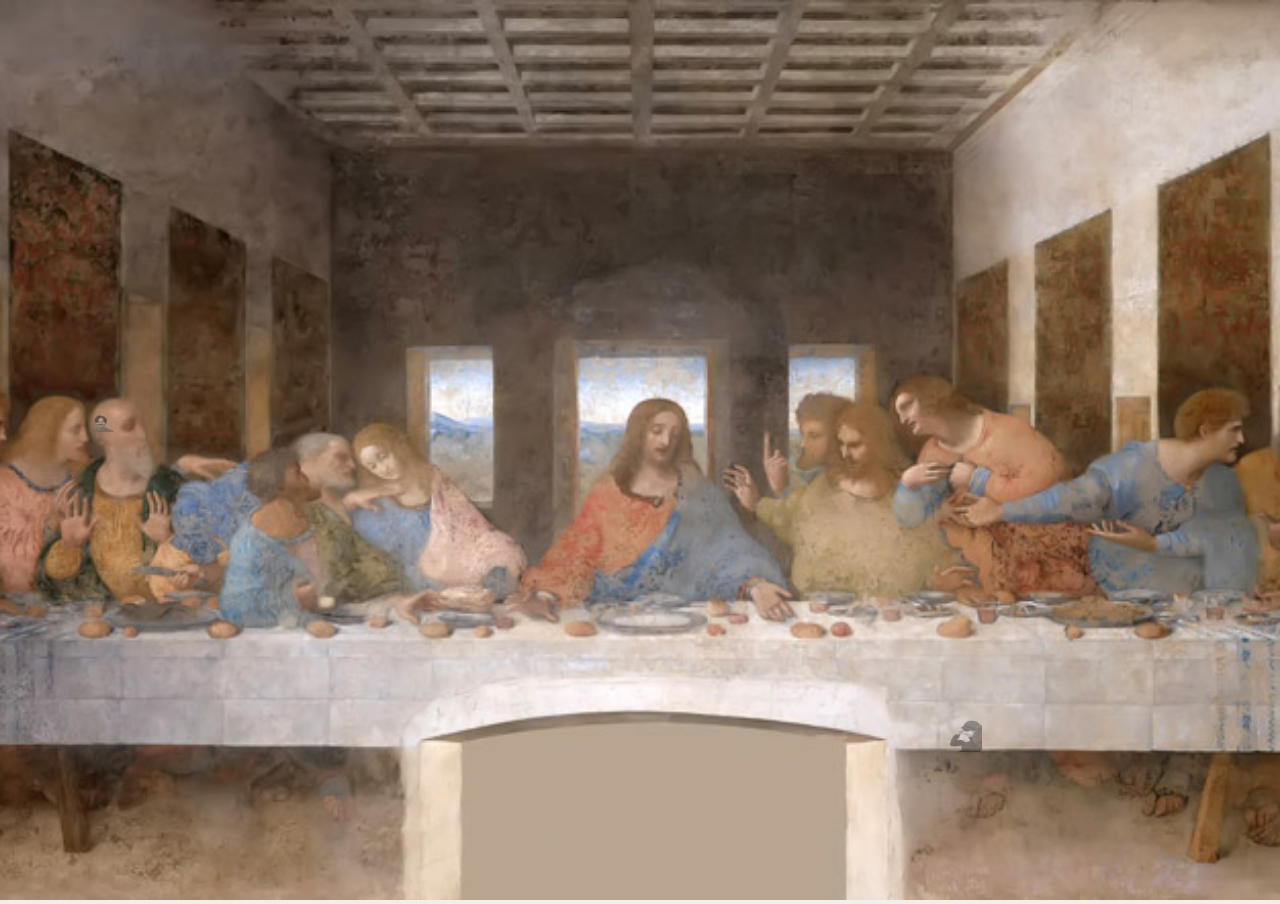
<file: docs/game.html>
<!DOCTYPE html>
<!--開発者モードで見ないでくださいよ～探偵になれないですよ-->
<html lang="ja">
<head>
    <meta charset="UTF-8">
    <meta name="viewport" content="width=device-width, initial-scale=1.0">
    <link rel="stylesheet" href="./assets/css/style.css">
    <title>名探偵くがけんを探せ</title>
</head>
<body>
    <div id="game-container">
        <img id="background" src="./assets/images/2.png" alt="背景画像">
        <!--<img class="detective" src="./assets/images/kento.png" alt="探偵">-->
        <img class="detective" src="./assets/images/探偵透過(軽量).png" alt="探偵">
        <img src="" alt="偽物" class="dummy">
        <div id="clear-message">クリア！</div>
    </div>
    
    <script src="./assets/js/app.js"></script>
</body>
</html>
</file>
<file: docs/assets/css/style.css>
body {
    margin: 0;
    overflow: hidden;
    background-color: #efefef;
}

#game-container {
    position: relative;
    width: 100vw;
    height: 100vh;
}

#background {
    width: 100%;
    height: 100%;
    object-fit: cover;
    object-position:center
}

.detective {
    position: absolute;
    width: 2em;
    height: 2em;
    cursor: pointer;
    z-index: 2;
    opacity: .4;
}

#clear-message {
    position: fixed;
    top: 50%;
    left: 50%;
    transform: translate(-50%, -50%);
    font-size: 40px;
    color: red;
    display: none;
    background: white;
    padding: 20px;
    border-radius: 10px;
    box-shadow: 0 0 10px rgba(0,0,0,0.5);
}

.dummy {
    position: absolute;
    width: 1.6em;
    height: 1.6em;
    cursor: pointer;
    z-index: 2;
    opacity: 0.5;
    display: none; /* 初期は非表示 */
}
</file>
